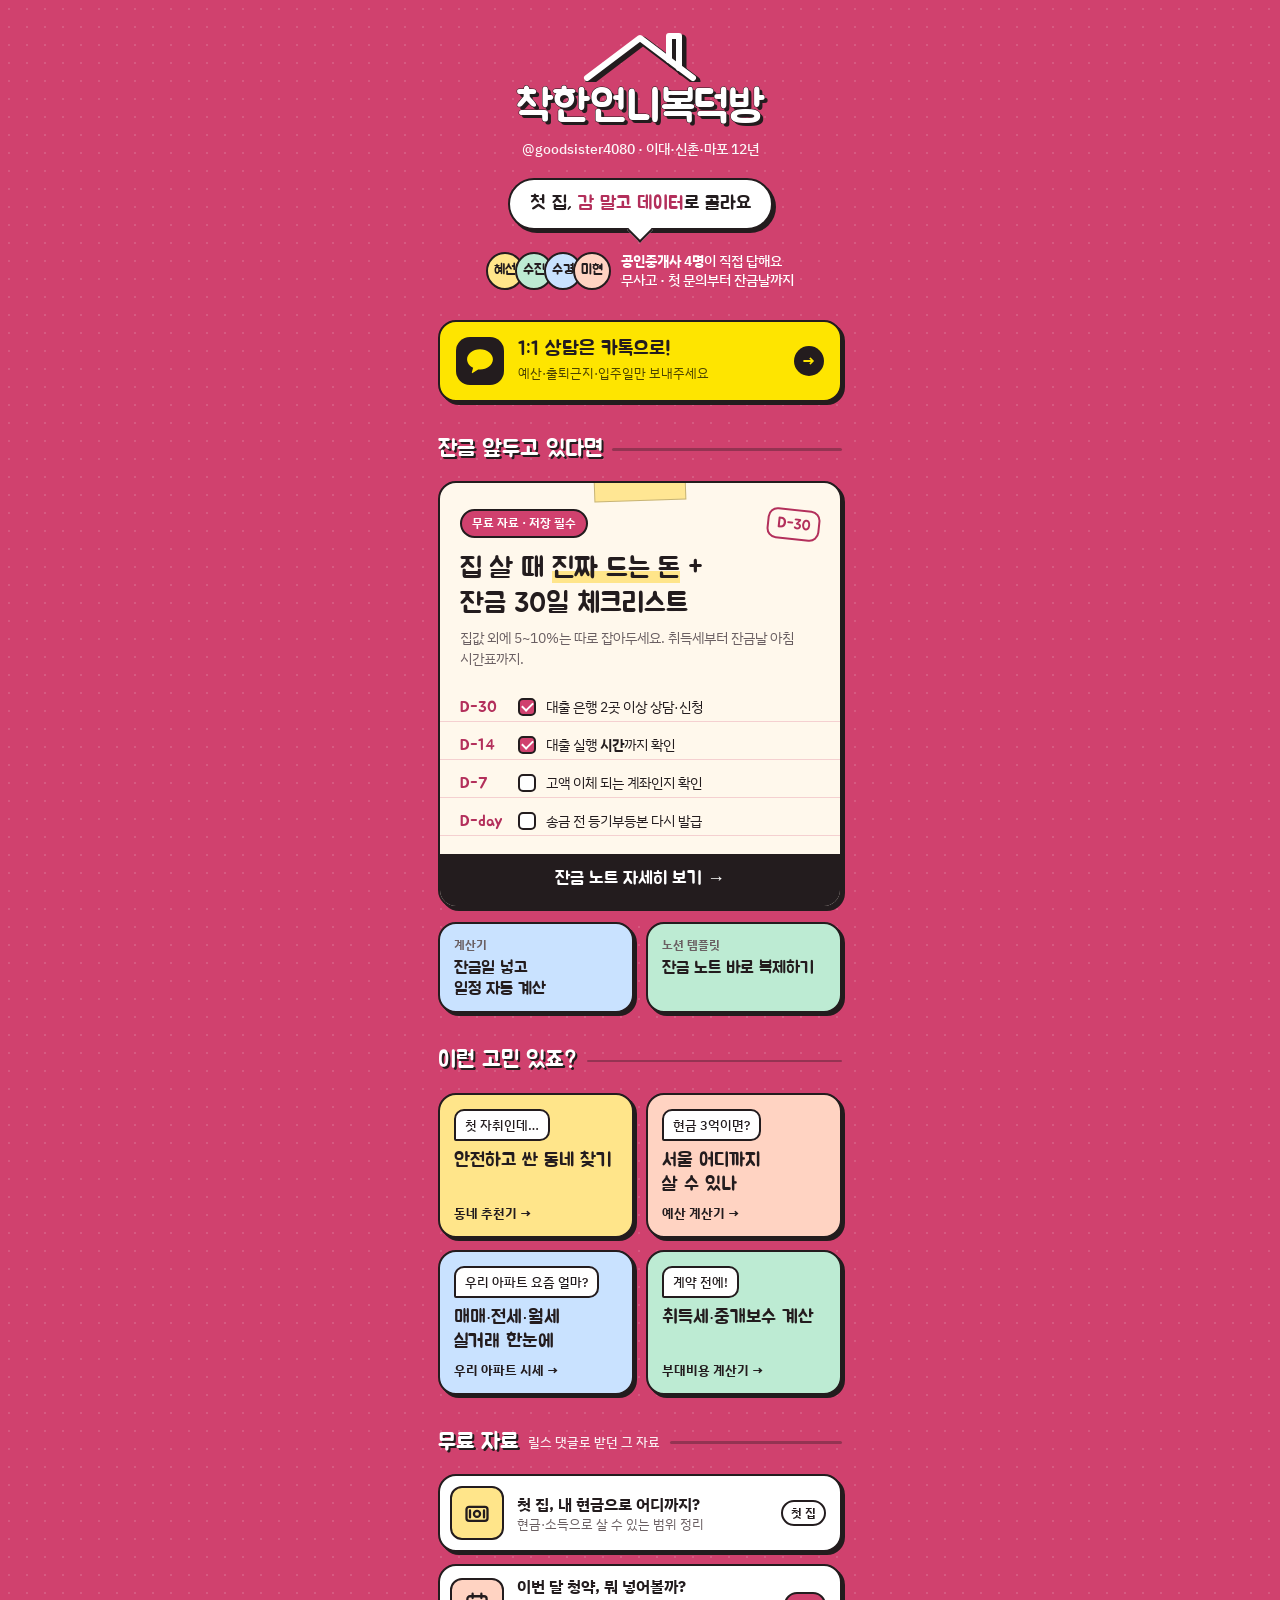
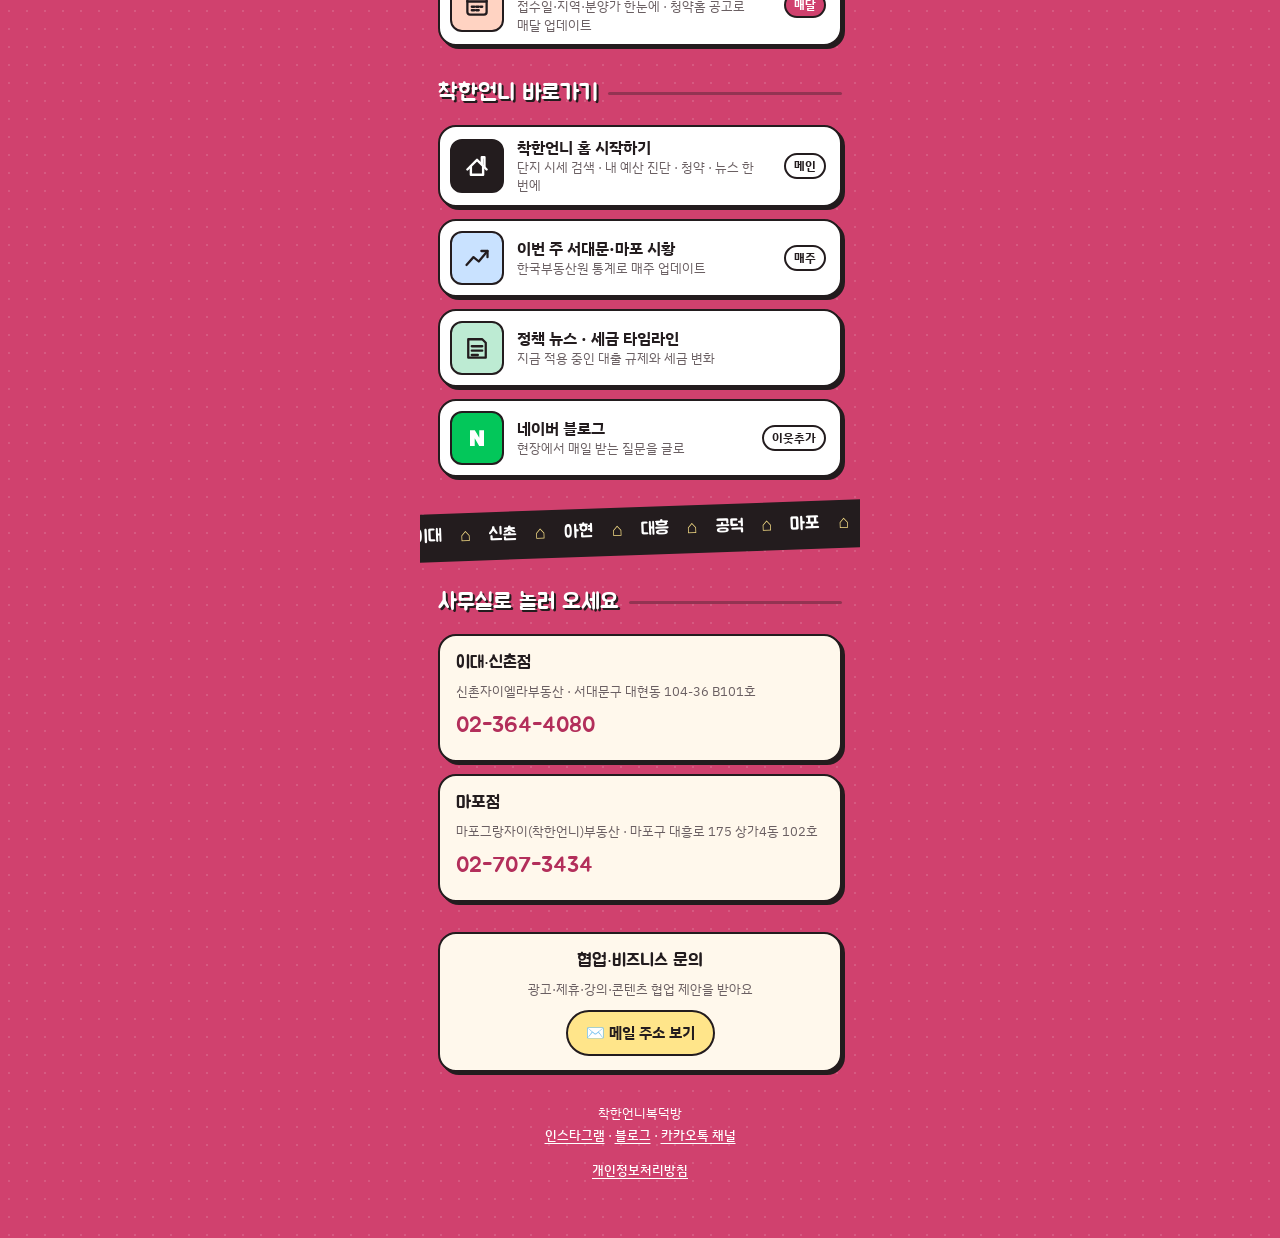
<file: links/index.html>
<!doctype html>
<html lang="ko">
<head>
<meta charset="utf-8">
<script src="../assets/host.js?v=20261110d"></script>
<meta name="viewport" content="width=device-width,initial-scale=1,viewport-fit=cover">
<link rel="icon" href="../favicon.svg">
<title>착한언니복덕방 링크</title>
<meta name="claude:viewport-fit-sides" content="cover">
<meta name="description" content="착한언니복덕방 · 카톡 상담, 잔금 D-day 체크리스트, 무료 부동산 계산기, 블로그를 한 곳에서">
<link rel="preconnect" href="https://fonts.googleapis.com">
<link rel="preconnect" href="https://fonts.gstatic.com" crossorigin>
<link rel="stylesheet" href="https://fonts.googleapis.com/css2?family=Jua&family=IBM+Plex+Sans+KR:wght@400;500;700&display=swap">
<style>
/* Layout: 복덕방 간판 같은 핑크 바탕 위에, 검은 테두리 + 진한 그림자 '스티커 카드'를 한 줄로 쌓는 링크 페이지.
   기존 배너(핑크 + 흰 글씨 + 진한 그림자)를 그대로 이어받아 한 가지 룩으로 고정. */
:root{
  --pink:#D0416E;
  --pink-deep:#B32F5B;
  --ink:#231C1E;
  --white:#FFFFFF;
  --cream:#FFF8EC;
  --butter:#FFE58A;
  --mint:#BDEBD3;
  --sky:#C9E2FF;
  --peach:#FFD3C2;
  --kakao:#FEE500;
  --sub:#6A5F62;
  --shadow:3px 3px 0 var(--ink);
  --f-display:"Jua","Apple SD Gothic Neo",sans-serif;
  --f-body:"IBM Plex Sans KR","Pretendard Variable","Apple SD Gothic Neo","Malgun Gothic",sans-serif;
  color-scheme:light;
}
*{box-sizing:border-box}
html{background:var(--pink)}
body{margin:0;background:var(--pink);color:var(--ink);font-family:var(--f-body);font-size:15px;line-height:1.55;
  word-break:keep-all;overflow-wrap:anywhere;-webkit-font-smoothing:antialiased;overflow-x:hidden;
  background-image:radial-gradient(rgba(255,255,255,.13) 1.4px,transparent 1.5px);background-size:18px 18px}
a{color:inherit;text-decoration:none}
a:focus-visible{outline:3px solid var(--white);outline-offset:3px}
.wrap{max-width:440px;margin:0 auto;padding-left:max(18px,env(safe-area-inset-left,0px));padding-right:max(18px,env(safe-area-inset-right,0px));
  padding-block:30px 44px;display:flex;flex-direction:column;gap:30px;overflow-x:clip}

.stk{background:var(--white);border:2.5px solid var(--ink);border-radius:18px;box-shadow:var(--shadow);transition:transform .12s ease,box-shadow .12s ease}
a.stk:hover{transform:translate(-2px,-2px);box-shadow:5px 5px 0 var(--ink)}
a.stk:active{transform:translate(2px,2px);box-shadow:1px 1px 0 var(--ink)}

/* 간판 */
.sign{text-align:center;color:var(--white);display:flex;flex-direction:column;align-items:center}
.roof{width:150px;height:52px;margin-bottom:2px}
.name{font-family:var(--f-display);font-weight:400;font-size:44px;line-height:1.1;margin:0;letter-spacing:-.01em;
  text-shadow:3px 3px 0 var(--ink);-webkit-text-stroke:1px var(--ink);paint-order:stroke fill}
.handle{font-size:14px;font-weight:500;margin-top:6px;opacity:.95}
.bubble{margin-top:18px;position:relative;background:var(--white);color:var(--ink);border:2.5px solid var(--ink);border-radius:999px;
  padding:9px 20px;font-family:var(--f-display);font-size:19px;box-shadow:var(--shadow)}
.bubble::after{content:"";position:absolute;left:50%;bottom:-11px;width:16px;height:16px;background:var(--white);
  border-right:2.5px solid var(--ink);border-bottom:2.5px solid var(--ink);transform:translateX(-50%) rotate(45deg)}
.bubble em{font-style:normal;color:var(--pink-deep)}
.team{margin-top:22px;display:flex;align-items:center;gap:10px}
.faces{display:flex}
.faces span{width:38px;height:38px;border-radius:50%;border:2.5px solid var(--ink);display:grid;place-items:center;
  font-family:var(--f-display);font-size:14px;margin-left:-9px;color:var(--ink)}
.faces span:first-child{margin-left:0}
.team p{margin:0;font-size:13.5px;text-align:left;line-height:1.4;font-weight:500}
.team p b{font-weight:700}

/* 섹션 제목 */
.sec{display:flex;flex-direction:column;gap:14px}
.sec h2{margin:0;color:var(--white);font-family:var(--f-display);font-weight:400;font-size:23px;text-shadow:2px 2px 0 var(--ink);
  display:flex;align-items:center;gap:10px}
.sec h2::after{content:"";flex:1;height:2.5px;background:var(--ink);opacity:.35;border-radius:2px}
.sec h2 small{font-family:var(--f-body);font-size:12.5px;text-shadow:none;font-weight:500;opacity:.9}

/* 카톡 */
.kakao{display:flex;align-items:center;gap:14px;background:var(--kakao);padding:15px 16px}
.kakao .ic{width:48px;height:48px;flex:none;border-radius:14px;background:var(--ink);display:grid;place-items:center}
.kakao strong{display:block;font-family:var(--f-display);font-weight:400;font-size:20px;line-height:1.2}
.kakao small{display:block;font-size:13px;color:#4A4200;margin-top:2px}
.kakao .arr{margin-left:auto;width:30px;height:30px;flex:none;border-radius:50%;background:var(--ink);color:var(--kakao);display:grid;place-items:center;font-weight:700}

/* 잔금 메모장 */
.pad{display:block;background:var(--cream);overflow:hidden;position:relative}
.pad::before{content:"";position:absolute;top:-6px;left:50%;width:90px;height:22px;transform:translateX(-50%) rotate(-2deg);
  background:rgba(255,229,138,.9);border:1.5px solid rgba(35,28,30,.25)}
.pad-head{padding:26px 20px 0;display:flex;justify-content:space-between;align-items:flex-start;gap:10px}
.chip{font-size:12px;font-weight:700;background:var(--pink);color:var(--white);border:2px solid var(--ink);border-radius:999px;padding:3px 10px;white-space:nowrap}
.stamp{font-family:var(--f-display);font-size:15px;color:var(--pink-deep);border:2.5px solid var(--pink-deep);border-radius:10px;padding:2px 8px;transform:rotate(6deg)}
.pad h3{font-family:var(--f-display);font-weight:400;font-size:28px;line-height:1.22;margin:12px 20px 6px;text-wrap:balance}
.pad h3 mark{background:linear-gradient(transparent 58%,var(--butter) 58%);color:inherit}
.pad p{margin:0 20px;font-size:14px;color:var(--sub)}
.lines{margin:14px 0 0;padding:4px 20px 6px;
  background-image:repeating-linear-gradient(transparent 0 37px,rgba(208,65,110,.22) 37px 38px)}
.lines div{display:grid;grid-template-columns:50px 20px 1fr;align-items:center;gap:8px;height:38px;font-size:14px}
.lines .d{font-family:var(--f-display);color:var(--pink-deep);font-size:16px}
.ck{width:18px;height:18px;border:2px solid var(--ink);border-radius:5px;background:var(--white);position:relative}
.ck.on{background:var(--pink)}
.ck.on::after{content:"";position:absolute;left:4px;top:0;width:5px;height:9px;border:solid var(--white);border-width:0 2.5px 2.5px 0;transform:rotate(45deg)}
.pad .more{display:block;text-align:center;font-family:var(--f-display);font-size:18px;background:var(--ink);color:var(--white);padding:12px;margin-top:8px}
.duo{display:grid;grid-template-columns:1fr 1fr;gap:12px}
.duo a{padding:12px 14px;display:flex;flex-direction:column;gap:2px}
.duo a:nth-child(1){background:var(--sky)}
.duo a:nth-child(2){background:var(--mint)}
.duo .k{font-size:12px;font-weight:700;color:var(--sub)}
.duo b{font-family:var(--f-display);font-weight:400;font-size:17px;line-height:1.25}

/* 고민 타일 */
.tiles{display:grid;grid-template-columns:1fr 1fr;gap:12px}
.tile{padding:14px 14px 12px;display:flex;flex-direction:column;gap:8px;min-width:0}
.tile:nth-child(1){background:var(--butter)}
.tile:nth-child(2){background:var(--peach)}
.tile:nth-child(3){background:var(--sky)}
.tile:nth-child(4){background:var(--mint)}
.tile .q{font-size:13px;font-weight:500;background:var(--white);border:2px solid var(--ink);border-radius:10px 10px 10px 2px;padding:4px 9px;align-self:flex-start}
.tile .a{font-family:var(--f-display);font-size:19px;line-height:1.25}
.tile .go{font-size:12.5px;font-weight:700;margin-top:auto}

/* 목록 */
.list{display:flex;flex-direction:column;gap:12px}
.row{display:grid;grid-template-columns:54px 1fr auto;gap:13px;align-items:center;padding:10px 14px 10px 10px}
.th{width:54px;height:54px;border-radius:12px;border:2px solid var(--ink);display:grid;place-items:center;background:var(--peach)}
.th svg{width:28px;height:28px}
.th.b{background:var(--butter)}.th.s{background:var(--sky)}.th.m{background:var(--mint)}.th.k{background:var(--ink);color:var(--white)}.th.n{background:#03C75A;color:var(--white)}
.row .t{min-width:0}
.row strong{display:block;font-size:15.5px;line-height:1.35}
.row small{display:block;font-size:13px;color:var(--sub);line-height:1.4}
.pill{font-size:11.5px;font-weight:700;border:2px solid var(--ink);border-radius:999px;padding:2px 8px;white-space:nowrap;background:var(--white)}
.pill.hot{background:var(--pink);color:var(--white)}

/* 동네 리본 */
.ribbon{margin-inline:-24px;background:var(--ink);color:var(--white);transform:rotate(-2deg);overflow:hidden;padding-block:10px}
.ribbon .track{display:flex;gap:18px;width:max-content;font-family:var(--f-display);font-size:18px;animation:roll 28s linear infinite}
.ribbon .track span::after{content:"⌂";margin-left:18px;color:var(--butter)}
@keyframes roll{to{transform:translateX(-50%)}}

/* 사무실 */
.office{padding:14px 16px;display:grid;gap:3px;background:var(--cream)}
.office .lbl{font-family:var(--f-display);font-size:18px}
.office .addr{font-size:13px;color:var(--sub)}
.office .tel{text-decoration:none;display:inline-block;padding:4px 0;font-family:var(--f-display);font-size:22px;color:var(--pink-deep);font-variant-numeric:tabular-nums;user-select:all}
.office.biz{text-align:center;justify-items:center}
.mailbtn{margin-top:8px;font:inherit;font-weight:700;font-size:15px;color:var(--ink);border:2px solid var(--ink);border-radius:999px;background:var(--butter);padding:9px 18px;min-height:44px;cursor:pointer}
.office .tel.mail{font-size:18px;margin-top:6px;word-break:break-all}
footer{text-align:center;color:var(--white);font-size:12.5px;line-height:1.8}
footer a{text-decoration:underline;text-underline-offset:3px;font-weight:500}
@media (prefers-reduced-motion:reduce){*{transition:none!important;animation:none!important}}
</style>

</head>
<body>
<main class="wrap">

  <header class="sign">
    <svg class="roof" viewBox="0 0 150 52" aria-hidden="true"><g fill="none" stroke-linecap="round" stroke-linejoin="round">
      <g stroke="#231C1E" stroke-width="9" transform="translate(3 3)"><path d="M22 48 L75 8 L128 48"/><path d="M104 30 V6 H114 V38"/></g>
      <g stroke="#FFFFFF" stroke-width="6"><path d="M22 48 L75 8 L128 48"/><path d="M104 30 V6 H114 V38"/></g></g></svg>
    <h1 class="name">착한언니복덕방</h1>
    <div class="handle">@goodsister4080 · 이대·신촌·마포 12년</div>
    <div class="bubble">첫 집, <em>감 말고 데이터</em>로 골라요</div>
    <div class="team">
      <div class="faces" aria-hidden="true">
        <span style="background:var(--butter)">혜선</span><span style="background:var(--mint)">수진</span><span style="background:var(--sky)">수경</span><span style="background:var(--peach)">미현</span>
      </div>
      <p><b>공인중개사 4명</b>이 직접 답해요<br>무사고 · 첫 문의부터 잔금날까지</p>
    </div>
  </header>

  <a class="stk kakao" href="https://pf.kakao.com/_xcxoBxnX" target="_blank" rel="noopener">
    <span class="ic" aria-hidden="true"><svg width="28" height="26" viewBox="0 0 26 24"><path fill="#FEE500" d="M13 1C6.4 1 1 5.2 1 10.4c0 3.3 2.2 6.2 5.6 7.9l-1.2 4.4c-.1.4.3.7.7.5l5.2-3.4c.6.1 1.1.1 1.7.1 6.6 0 12-4.2 12-9.5S19.6 1 13 1z"/></svg></span>
    <span><strong>1:1 상담은 카톡으로!</strong><small>예산·출퇴근지·입주일만 보내주세요</small></span>
    <span class="arr" aria-hidden="true">→</span>
  </a>

  <section class="sec" aria-labelledby="h-jg">
    <h2 id="h-jg">잔금 앞두고 있다면</h2>
    <a class="stk pad" href="https://unnizip.kr/guide/jangeum/" target="_blank" rel="noopener">
      <div class="pad-head"><span class="chip">무료 자료 · 저장 필수</span><span class="stamp" aria-hidden="true">D-30</span></div>
      <h3>집 살 때 <mark>진짜 드는 돈</mark> + 잔금 30일 체크리스트</h3>
      <p>집값 외에 5~10%는 따로 잡아두세요. 취득세부터 잔금날 아침 시간표까지.</p>
      <div class="lines" aria-hidden="true">
        <div><span class="d">D-30</span><span class="ck on"></span><span>대출 은행 2곳 이상 상담·신청</span></div>
        <div><span class="d">D-14</span><span class="ck on"></span><span>대출 실행 <b>시간</b>까지 확인</span></div>
        <div><span class="d">D-7</span><span class="ck"></span><span>고액 이체 되는 계좌인지 확인</span></div>
        <div><span class="d">D-day</span><span class="ck"></span><span>송금 전 등기부등본 다시 발급</span></div>
      </div>
      <span class="more">잔금 노트 자세히 보기 →</span>
    </a>
    <div class="duo">
      <a class="stk" href="https://unnizip.kr/tools/jangeum/" target="_blank" rel="noopener"><span class="k">계산기</span><b>잔금일 넣고<br>일정 자동 계산</b></a>
      <a class="stk" href="https://app.notion.com/p/414f7921674681d7bbe5f4e36f7f79dd" target="_blank" rel="noopener"><span class="k">노션 템플릿</span><b>잔금 노트 바로 복제하기</b></a>
    </div>
  </section>

  <section class="sec" aria-labelledby="h-q">
    <h2 id="h-q">이런 고민 있죠?</h2>
    <div class="tiles">
      <a class="stk tile" href="https://unnizip.kr/tools/#rent" target="_blank" rel="noopener"><span class="q">첫 자취인데…</span><span class="a">안전하고 싼 동네 찾기</span><span class="go">동네 추천기 →</span></a>
      <a class="stk tile" href="https://unnizip.kr/tools/#budget" target="_blank" rel="noopener"><span class="q">현금 3억이면?</span><span class="a">서울 어디까지<br>살 수 있나</span><span class="go">예산 계산기 →</span></a>
      <a class="stk tile" href="https://unnizip.kr/apt/"><span class="q">우리 아파트 요즘 얼마?</span><span class="a">매매·전세·월세<br>실거래 한눈에</span><span class="go">우리 아파트 시세 →</span></a>
      <a class="stk tile" href="https://unnizip.kr/tools/#cost" target="_blank" rel="noopener"><span class="q">계약 전에!</span><span class="a">취득세·중개보수 계산</span><span class="go">부대비용 계산기 →</span></a>
    </div>
  </section>

  <section class="sec" aria-labelledby="h-free">
    <h2 id="h-free">무료 자료 <small>릴스 댓글로 받던 그 자료</small></h2>
    <div class="list">
      <a class="stk row" href="https://app.notion.com/p/400f7921674681089bb8c81fc301e654" target="_blank" rel="noopener">
        <span class="th b" aria-hidden="true"><svg viewBox="0 0 32 32" fill="none" stroke="#231C1E" stroke-width="2.6" stroke-linecap="round" stroke-linejoin="round"><rect x="4" y="9" width="24" height="16" rx="3"/><circle cx="16" cy="17" r="3.5"/><path d="M8 13 V21 M24 13 V21"/></svg></span>
        <span class="t"><strong>첫 집, 내 현금으로 어디까지?</strong><small>현금·소득으로 살 수 있는 범위 정리</small></span>
        <span class="pill">첫 집</span>
      </a>
      <a class="stk row" href="https://unnizip.kr/app/#apply">
        <span class="th" aria-hidden="true"><svg viewBox="0 0 32 32" fill="none" stroke="#231C1E" stroke-width="2.6" stroke-linecap="round" stroke-linejoin="round"><rect x="5" y="6" width="22" height="21" rx="3"/><path d="M5 12 H27 M11 3 V8 M21 3 V8 M10 18 H13 M15 18 H18 M20 18 H22 M10 22 H13 M15 22 H18"/></svg></span>
        <span class="t"><strong>이번 달 청약, 뭐 넣어볼까?</strong><small>접수일·지역·분양가 한눈에 · 청약홈 공고로 매달 업데이트</small></span>
        <span class="pill hot">매달</span>
      </a>
    </div>
  </section>

  <section class="sec" aria-labelledby="h-links">
    <h2 id="h-links">착한언니 바로가기</h2>
    <div class="list">
      <a class="stk row" href="https://unnizip.kr/app/">
        <span class="th k" aria-hidden="true"><svg viewBox="0 0 64 64"><g fill="none" stroke="currentColor" stroke-width="5.5" stroke-linecap="round" stroke-linejoin="round"><path d="M10 40 L32 18 L54 40"/><path d="M43 27 V12 H49 V33"/><path d="M18 33 V52 H46 V33"/></g></svg></span>
        <span class="t"><strong>착한언니 홈 시작하기</strong><small>단지 시세 검색 · 내 예산 진단 · 청약 · 뉴스 한 번에</small></span>
        <span class="pill">메인</span>
      </a>
      <a class="stk row" href="https://unnizip.kr/tools/#market" target="_blank" rel="noopener">
        <span class="th s" aria-hidden="true"><svg viewBox="0 0 32 32" fill="none" stroke="#231C1E" stroke-width="2.6" stroke-linecap="round" stroke-linejoin="round"><path d="M4 24 L12 15 L18 20 L28 8"/><path d="M21 8 H28 V15"/></svg></span>
        <span class="t"><strong>이번 주 서대문·마포 시황</strong><small>한국부동산원 통계로 매주 업데이트</small></span>
        <span class="pill">매주</span>
      </a>
      <a class="stk row" href="https://unnizip.kr/app/#news" target="_blank" rel="noopener">
        <span class="th m" aria-hidden="true"><svg viewBox="0 0 32 32" fill="none" stroke="#231C1E" stroke-width="2.6" stroke-linecap="round" stroke-linejoin="round"><path d="M6 6 H22 L26 10 V27 H6 Z"/><path d="M10 14 H22 M10 19 H22 M10 24 H17"/></svg></span>
        <span class="t"><strong>정책 뉴스 · 세금 타임라인</strong><small>지금 적용 중인 대출 규제와 세금 변화</small></span>
        <span></span>
      </a>
      <a class="stk row" href="https://blog.naver.com/ellarang" target="_blank" rel="noopener">
        <span class="th n" aria-hidden="true"><svg viewBox="0 0 32 32"><path fill="currentColor" d="M8 7 H13.5 L18.6 15.6 V7 H24 V25 H18.5 L13.4 16.4 V25 H8 Z"/></svg></span>
        <span class="t"><strong>네이버 블로그</strong><small>현장에서 매일 받는 질문을 글로</small></span>
        <span class="pill">이웃추가</span>
      </a>
    </div>
  </section>

  <div class="ribbon" aria-label="중개 지역: 이대, 신촌, 아현, 대흥, 공덕, 마포, 합정, 망원, 연희, 북아현">
    <div class="track" aria-hidden="true">
      <span>이대</span><span>신촌</span><span>아현</span><span>대흥</span><span>공덕</span><span>마포</span><span>합정</span><span>망원</span><span>연희</span><span>북아현</span>
      <span>이대</span><span>신촌</span><span>아현</span><span>대흥</span><span>공덕</span><span>마포</span><span>합정</span><span>망원</span><span>연희</span><span>북아현</span>
    </div>
  </div>

  <section class="sec" aria-labelledby="h-office">
    <h2 id="h-office">사무실로 놀러 오세요</h2>
    <div class="list">
      <div class="stk office"><span class="lbl">이대·신촌점</span><span class="addr">신촌자이엘라부동산 · 서대문구 대현동 104-36 B101호</span><a class="tel" href="tel:023644080">02-364-4080</a></div>
      <div class="stk office"><span class="lbl">마포점</span><span class="addr">마포그랑자이(착한언니)부동산 · 마포구 대흥로 175 상가4동 102호</span><a class="tel" href="tel:027073434">02-707-3434</a></div>
    </div>
  </section>

  <section class="sec" aria-labelledby="h-biz">
    <div class="stk office biz">
      <span class="lbl" id="h-biz">협업·비즈니스 문의</span>
      <span class="addr">광고·제휴·강의·콘텐츠 협업 제안을 받아요</span>
      <button type="button" class="mailbtn" data-mail="dbsaus|naver|com">✉️ 메일 주소 보기</button>
    </div>
  </section>

  <footer>
    착한언니복덕방<br>
    <a href="https://www.instagram.com/goodsister4080/" target="_blank" rel="noopener">인스타그램</a> ·
    <a href="https://blog.naver.com/ellarang" target="_blank" rel="noopener">블로그</a> ·
    <a href="https://pf.kakao.com/_xcxoBxnX" target="_blank" rel="noopener">카카오톡 채널</a>
    <p><a href="../privacy/">개인정보처리방침</a></p>
  </footer>
</main>
<script src="../assets/mail.js?v=20261113"></script>
</body>
</html>
</file>
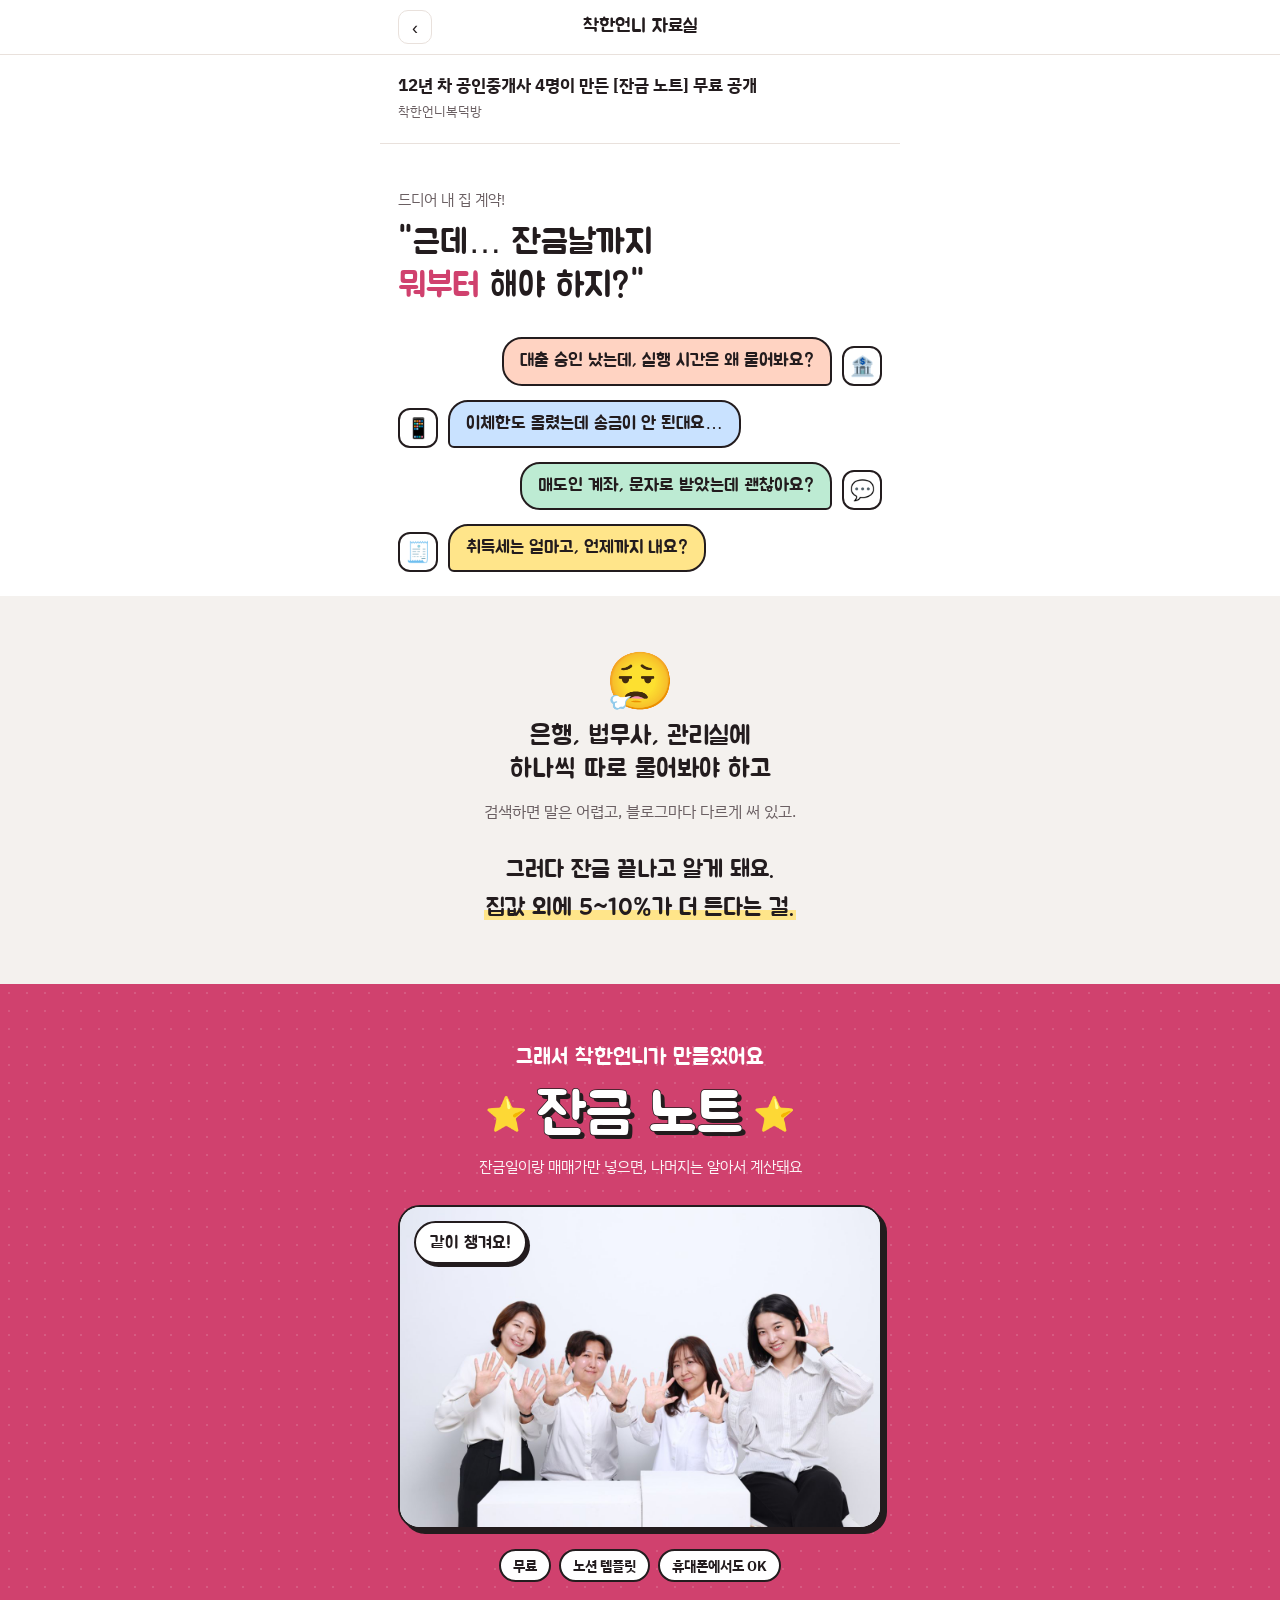
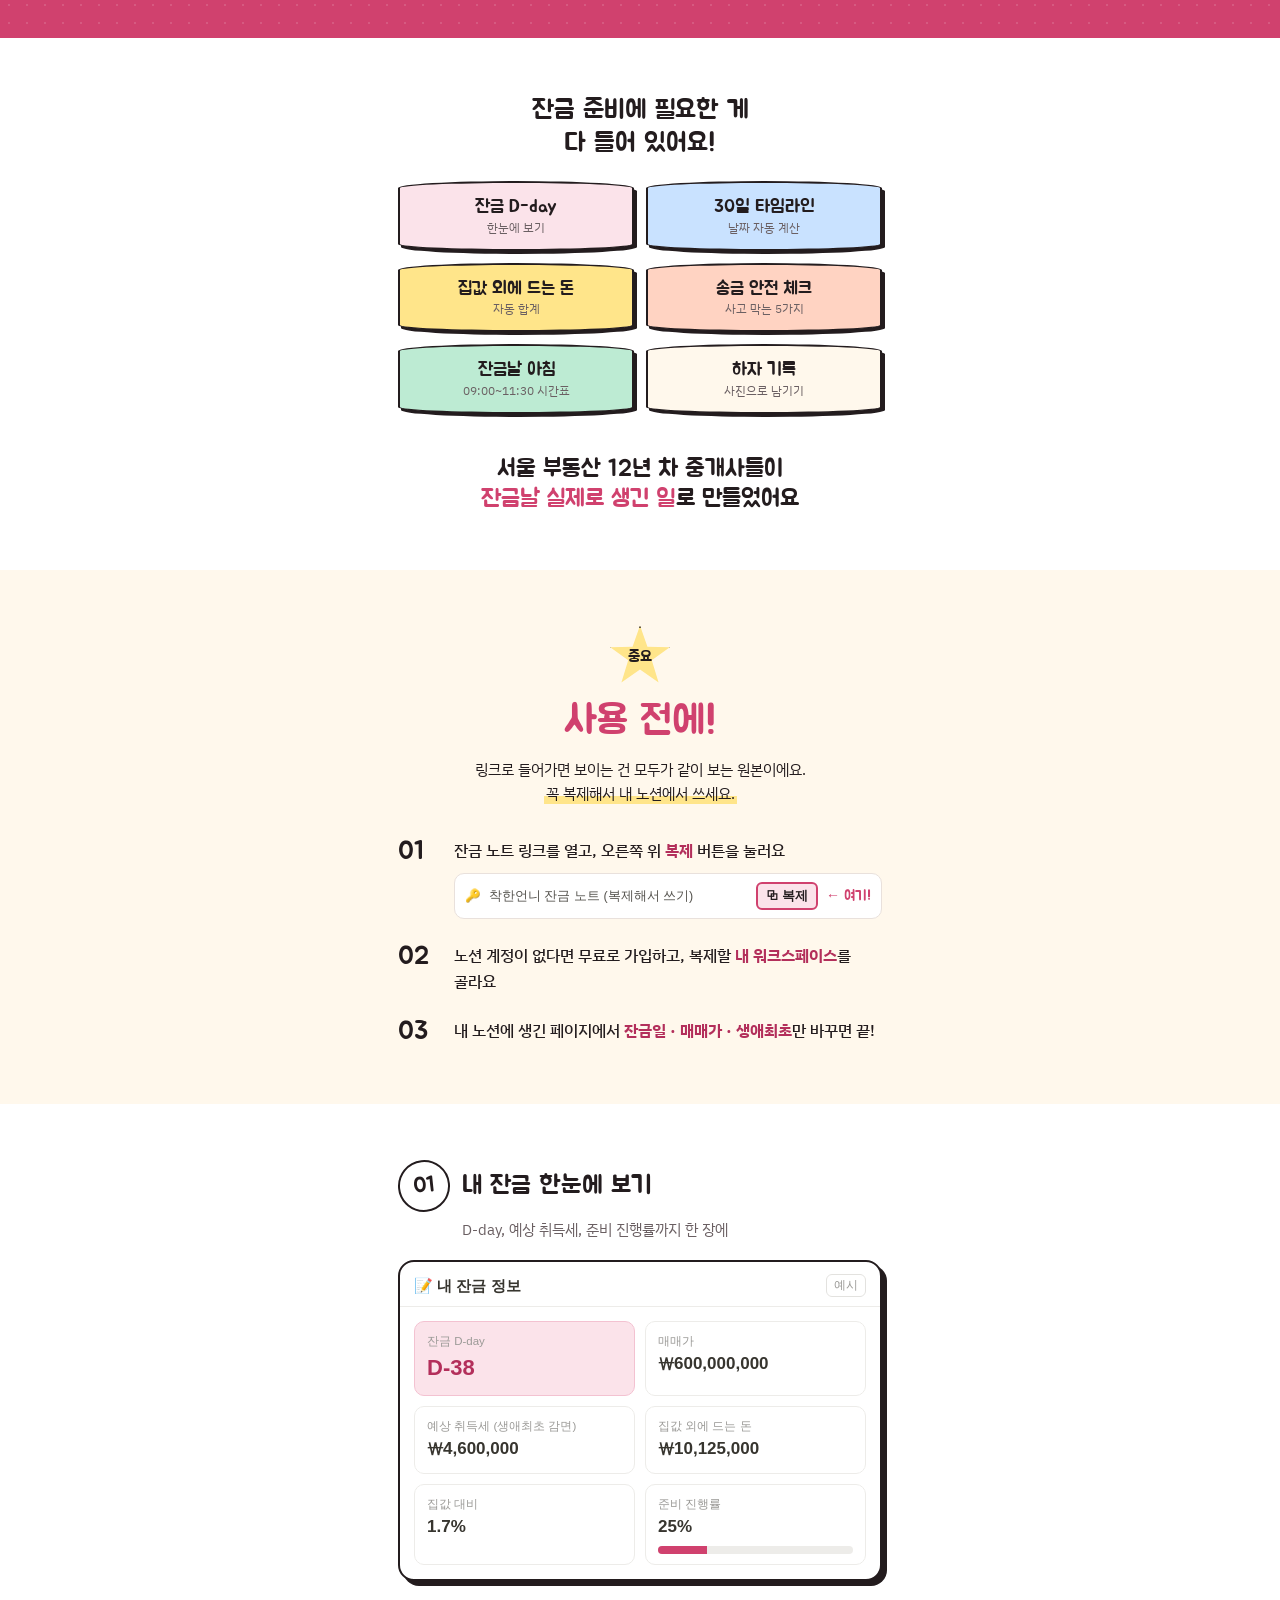
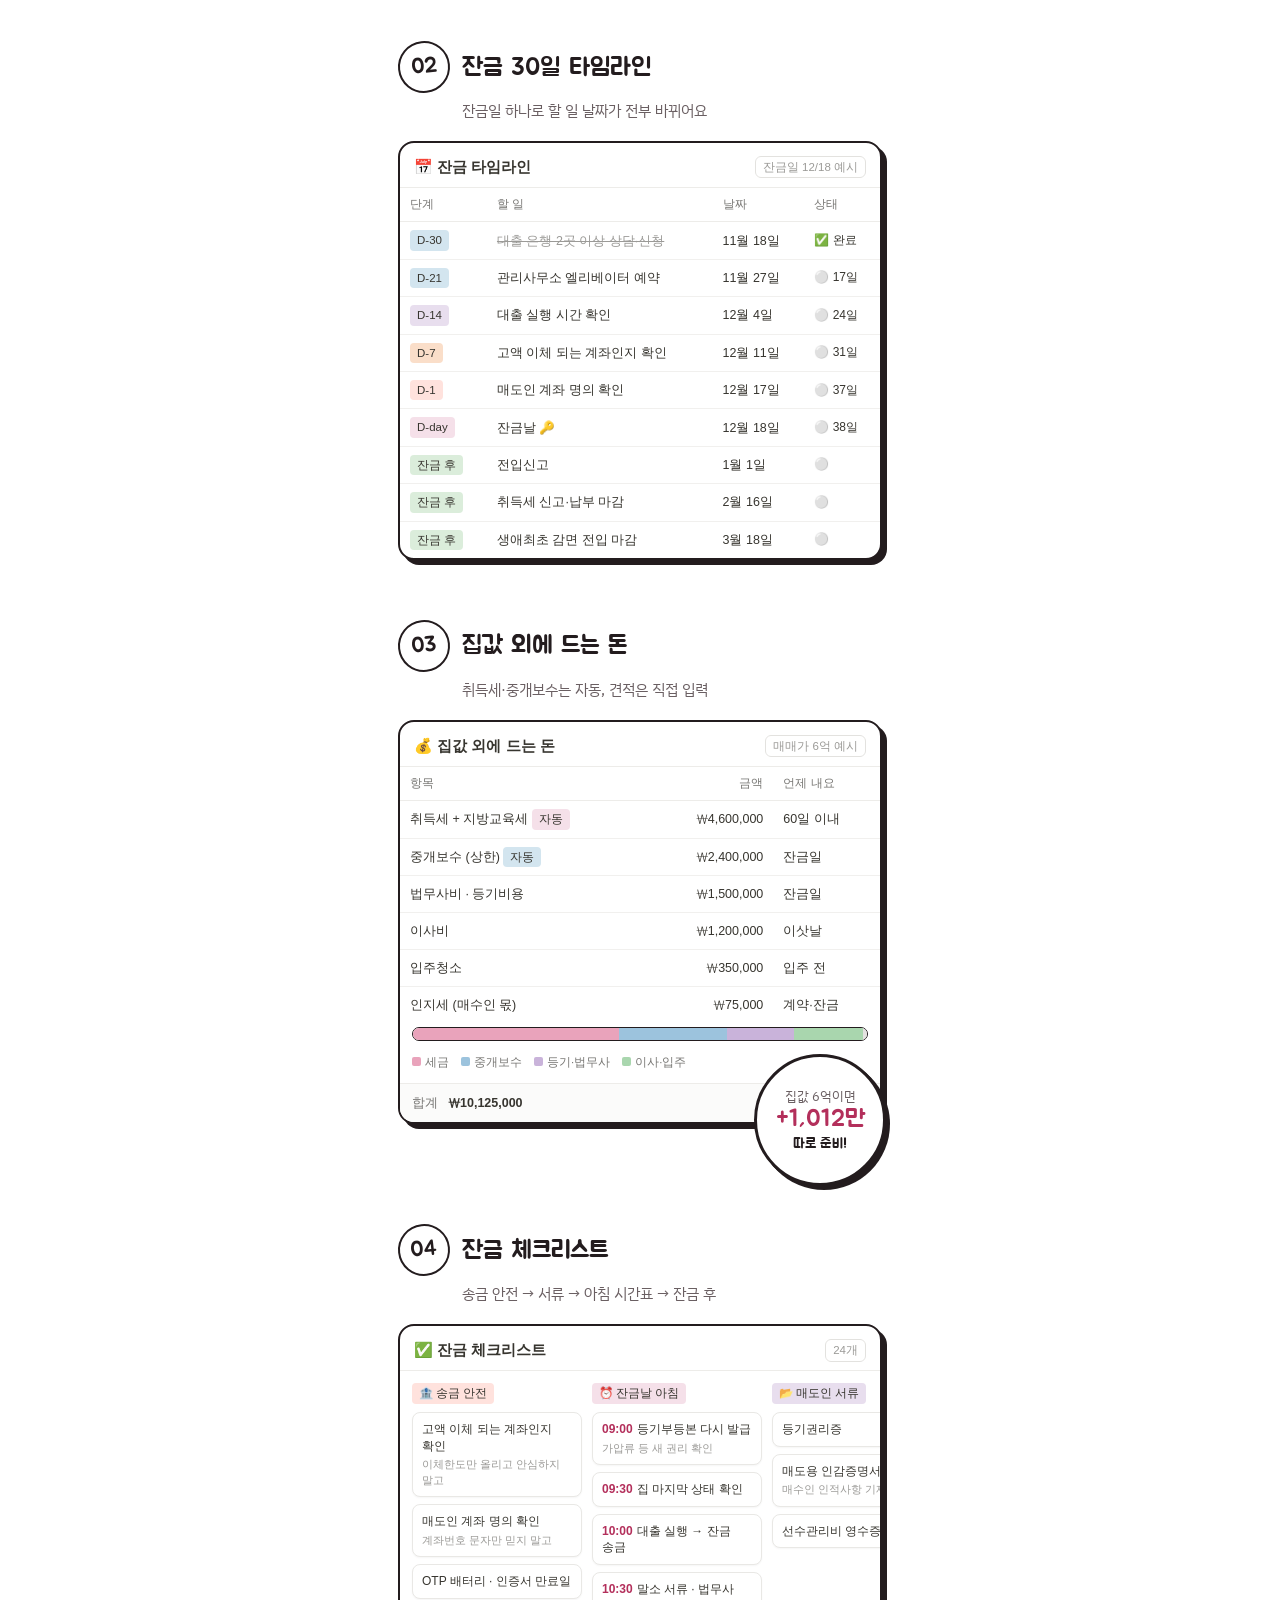
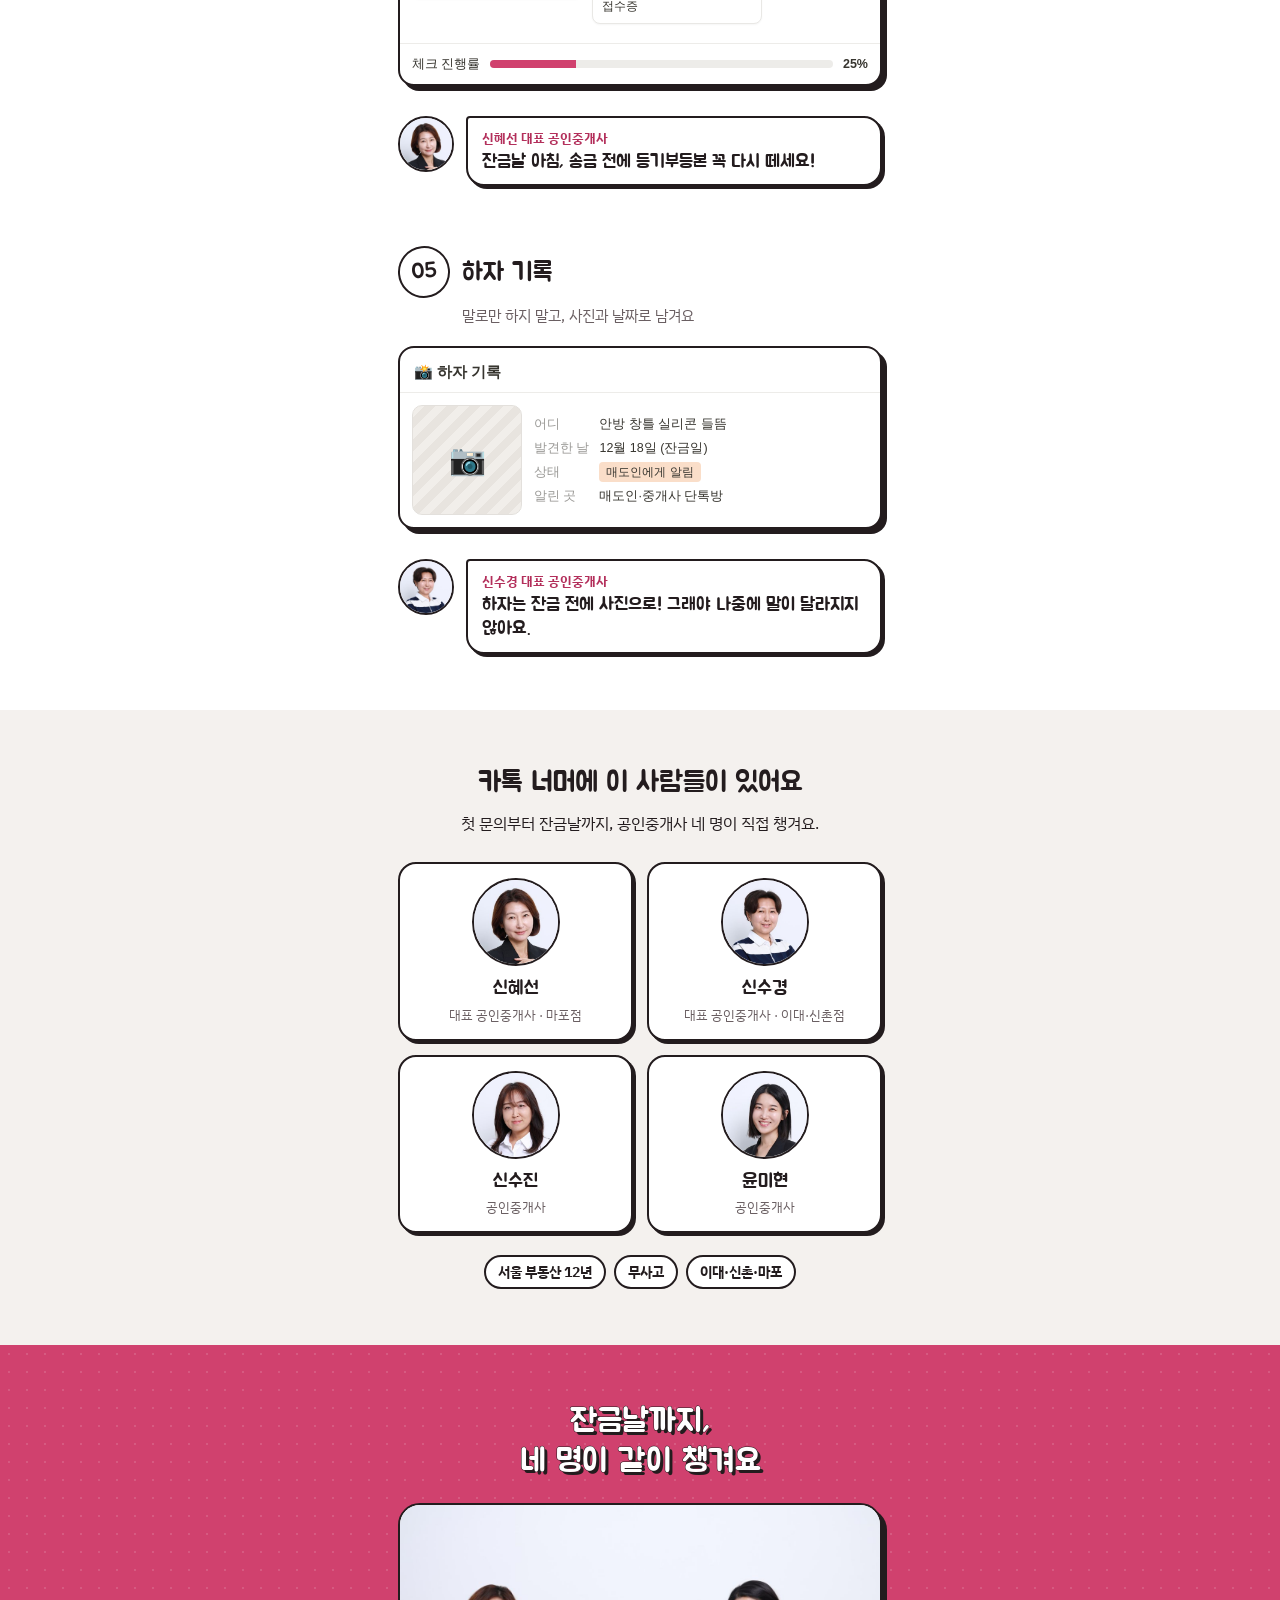
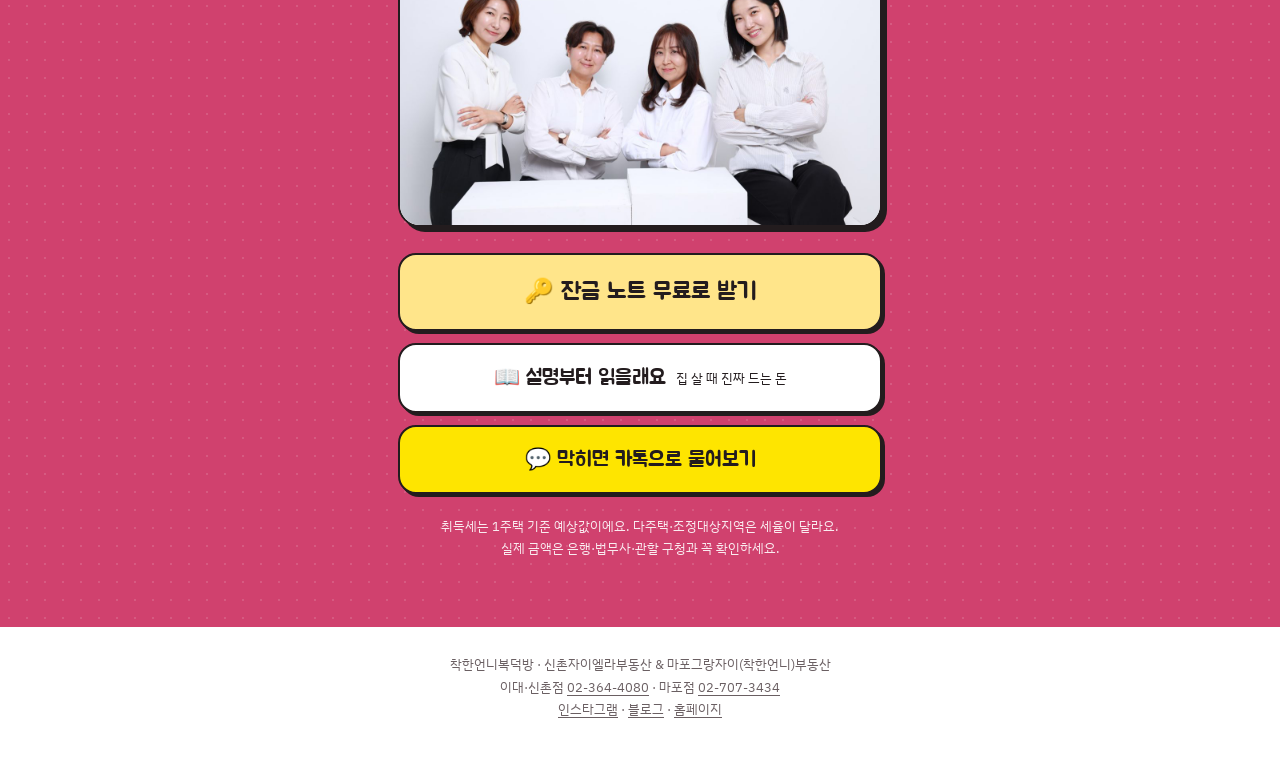
<file: guide/jangeum/index.html>
<!doctype html>
<html lang="ko">
<head>
<meta charset="utf-8">
<script src="../../assets/host.js?v=20261110d"></script>
<meta name="viewport" content="width=device-width,initial-scale=1,viewport-fit=cover">
<link rel="icon" href="../../favicon.svg">
<title>착한언니 잔금 노트</title>
<meta name="claude:viewport-fit-sides" content="cover">
<meta name="description" content="12년 차 공인중개사 4명이 만든 잔금 노트. 잔금일과 매매가만 넣으면 30일 일정, 취득세, 집값 외에 드는 돈이 자동으로 계산돼요.">
<link rel="preconnect" href="https://fonts.googleapis.com">
<link rel="preconnect" href="https://fonts.gstatic.com" crossorigin>
<link rel="stylesheet" href="https://fonts.googleapis.com/css2?family=Jua&family=IBM+Plex+Sans+KR:wght@400;500;700&display=swap">
<style>
/* Layout: 한 줄로 읽어 내려가는 상세페이지(공감 → 문제 → 공개 → 사용법 → 기능 01~05 → 만든 사람 → 받기).
   링크 페이지와 같은 핑크 + 검은 테두리 스티커 룩. 흰 구간과 핑크 구간을 번갈아 써서 장면을 나눔. */
:root{
  --pink:#D0416E; --pink-deep:#B32F5B; --pink-soft:#FBE3EA;
  --ink:#231C1E; --sub:#6A5F62; --line:#E9E1DC;
  --white:#FFFFFF; --cream:#FFF8EC; --gray:#F4F1EE;
  --butter:#FFE58A; --mint:#BDEBD3; --sky:#C9E2FF; --peach:#FFD3C2; --kakao:#FEE500;
  --shadow:3px 3px 0 var(--ink);
  --f-display:"Jua","Apple SD Gothic Neo",sans-serif;
  --f-body:"IBM Plex Sans KR","Pretendard Variable","Apple SD Gothic Neo","Malgun Gothic",sans-serif;
  --f-ui:-apple-system,BlinkMacSystemFont,"Apple SD Gothic Neo","Malgun Gothic",sans-serif;
  color-scheme:light;
}
*{box-sizing:border-box}
html{background:var(--white)}
body{margin:0;background:var(--white);color:var(--ink);font-family:var(--f-body);font-size:16px;line-height:1.6;
  word-break:keep-all;overflow-wrap:anywhere;-webkit-font-smoothing:antialiased;overflow-x:hidden}
a{color:inherit;text-decoration:none}
a:focus-visible{outline:3px solid var(--pink);outline-offset:3px}
img{display:block;max-width:100%}
.in{max-width:520px;margin:0 auto;padding-left:max(18px,env(safe-area-inset-left,0px));padding-right:max(18px,env(safe-area-inset-right,0px))}
.band{padding-block:56px}
.band.pink{background:var(--pink);color:var(--white);background-image:radial-gradient(rgba(255,255,255,.13) 1.4px,transparent 1.5px);background-size:18px 18px}
.band.gray{background:var(--gray)}
.band.cream{background:var(--cream)}
.center{text-align:center}
.disp{font-family:var(--f-display);font-weight:400;line-height:1.25;margin:0;text-wrap:balance}
.stk{border:2.5px solid var(--ink);border-radius:18px;box-shadow:var(--shadow);background:var(--white)}
mark{background:linear-gradient(transparent 60%,var(--butter) 60%);color:inherit;padding:0 2px}
.pink mark{background:linear-gradient(transparent 60%,rgba(35,28,30,.35) 60%)}

/* 상단 바 */
.top{position:sticky;top:env(safe-area-inset-top,0px);z-index:5;background:var(--white);border-bottom:1px solid var(--line)}
body::before{content:"";position:fixed;inset:0 0 auto;height:env(safe-area-inset-top,0px);z-index:10;background:var(--white)}
.top .in{display:flex;align-items:center;gap:10px;height:54px}
.top a.back{width:34px;height:34px;border:1.5px solid var(--line);border-radius:10px;display:grid;place-items:center;font-size:18px}
.top b{font-family:var(--f-display);font-weight:400;font-size:19px;flex:1;text-align:center;margin-right:44px}
.post-title{padding-block:18px 20px;border-bottom:1px solid var(--line)}
.post-title h1{font-size:17px;font-weight:700;margin:0;line-height:1.45}
.post-title small{color:var(--sub);font-size:13px}

/* 1. 공감 */
.hero{padding-block:44px 24px}
.hero .lead{font-size:15px;color:var(--sub);margin:0 0 10px}
.hero h2{font-size:34px}
.hero h2 em{font-style:normal;color:var(--pink)}
.chat{display:flex;flex-direction:column;gap:14px;margin-top:30px}
.q{display:flex;align-items:flex-end;gap:10px;max-width:92%}
.q.r{align-self:flex-end;flex-direction:row-reverse}
.q .who{width:40px;height:40px;flex:none;border-radius:12px;border:2.5px solid var(--ink);display:grid;place-items:center;font-size:20px;background:var(--white)}
.q p{margin:0;background:var(--sky);border:2.5px solid var(--ink);border-radius:20px 20px 20px 6px;padding:10px 16px;font-family:var(--f-display);font-size:18px;line-height:1.35}
.q.r p{border-radius:20px 20px 6px 20px;background:var(--peach)}
.q:nth-child(3) p{background:var(--mint)}
.q:nth-child(4) p{background:var(--butter)}

/* 2. 문제 */
.sigh{font-size:56px;line-height:1;margin-bottom:12px}
.problem h3{font-size:26px}
.problem p{margin:14px 0 0;font-size:16px;color:var(--sub)}
.problem .big{margin-top:26px;font-family:var(--f-display);font-size:24px;color:var(--ink)}

/* 3. 공개 */
.reveal .pre{font-family:var(--f-display);font-size:22px;margin:0}
.reveal .name{font-family:var(--f-display);font-size:58px;line-height:1.1;margin:10px 0 4px;color:var(--white);text-shadow:4px 4px 0 var(--ink);-webkit-text-stroke:1.5px var(--ink);paint-order:stroke fill;display:flex;justify-content:center;align-items:center;gap:10px}
.reveal .name i{font-style:normal;font-size:34px;-webkit-text-stroke:0;text-shadow:none}
.reveal .sub{font-size:15px;opacity:.95;margin:6px 0 0}
.photo{margin-top:26px;position:relative;border:2.5px solid var(--ink);border-radius:22px;overflow:hidden;box-shadow:5px 5px 0 var(--ink);background:var(--white)}
.photo img{width:100%;height:auto;aspect-ratio:3/2;object-fit:cover}
.photo .say{position:absolute;left:14px;top:14px;background:var(--white);color:var(--ink);border:2.5px solid var(--ink);border-radius:999px;padding:6px 14px;font-family:var(--f-display);font-size:17px;box-shadow:var(--shadow)}
.free{margin-top:20px;display:inline-flex;gap:8px;flex-wrap:wrap;justify-content:center}
.free span{background:var(--white);color:var(--ink);border:2px solid var(--ink);border-radius:999px;padding:4px 12px;font-size:13.5px;font-weight:700}

/* 4. 기능 버튼 */
.feat h3{font-size:26px;margin-bottom:22px}
.chips{display:grid;grid-template-columns:1fr 1fr;gap:12px}
.chips a{display:flex;flex-direction:column;align-items:center;justify-content:center;gap:2px;padding:14px 8px;border:2.5px solid var(--ink);border-radius:999px 999px 999px 999px / 60px 60px 60px 60px;background:var(--white);box-shadow:var(--shadow);font-family:var(--f-display);font-size:18px;line-height:1.2;text-align:center;transition:transform .12s}
.chips a:hover{transform:translate(-2px,-2px)}
.chips a small{font-family:var(--f-body);font-size:11.5px;color:var(--sub)}
.chips a:nth-child(1){background:var(--pink-soft)}.chips a:nth-child(2){background:var(--sky)}.chips a:nth-child(3){background:var(--butter)}
.chips a:nth-child(4){background:var(--peach)}.chips a:nth-child(5){background:var(--mint)}.chips a:nth-child(6){background:var(--cream)}
.made{margin-top:40px}
.made .disp{font-size:24px}
.made .disp b{color:var(--pink);font-weight:400}

/* 5. 사용 전에 */
.star{display:inline-grid;place-items:center;width:62px;height:62px;background:var(--butter);border:2.5px solid var(--ink);font-family:var(--f-display);font-size:15px;
  clip-path:polygon(50% 0,62% 34%,98% 35%,69% 56%,80% 92%,50% 71%,20% 92%,31% 56%,2% 35%,38% 34%)}
.before h3{font-size:40px;color:var(--pink);margin-top:8px}
.before .note{margin:12px 0 0;font-size:15px}
.steps{margin-top:30px;display:flex;flex-direction:column;gap:22px;text-align:left}
.step{display:grid;grid-template-columns:44px 1fr;gap:12px;align-items:start}
.step .n{font-family:var(--f-display);font-size:26px;line-height:1.2}
.step p{margin:2px 0 0;font-weight:500}
.step > div{min-width:0}
.nbar .t{min-width:0}
.step p b{color:var(--pink-deep)}
.nbar{margin-top:10px;border:1.5px solid var(--line);border-radius:10px;background:var(--white);display:flex;align-items:center;gap:8px;padding:8px 10px;font-family:var(--f-ui);font-size:12.5px;color:#55534E;overflow:hidden}
.nbar .t{flex:1;white-space:nowrap;overflow:hidden;text-overflow:ellipsis}
.nbar .dup{position:relative;font-weight:600;color:var(--ink);border:2px solid var(--pink);border-radius:6px;padding:2px 8px;white-space:nowrap}
.nbar .dup{background:var(--pink-soft)}
.nbar .here{font-family:var(--f-display);font-size:14px;color:var(--pink);white-space:nowrap}

/* 6. 기능 상세 */
.sec-h{display:grid;grid-template-columns:auto 1fr;gap:12px;align-items:center;margin-bottom:6px}
.num{width:52px;height:52px;border:2.5px solid var(--ink);border-radius:50%;display:grid;place-items:center;font-family:var(--f-display);font-size:22px;background:var(--white);transform:rotate(-6deg)}
.sec-h h3{font-size:25px}
.sec-sub{margin:0 0 18px 64px;color:var(--sub);font-size:15px}
.feature + .feature{margin-top:60px}

/* 노션 모형 */
.nt{border:2.5px solid var(--ink);border-radius:16px;background:var(--white);box-shadow:5px 5px 0 var(--ink);overflow:hidden;font-family:var(--f-ui);color:#37352F}
.nt-h{padding:12px 14px 8px;font-weight:700;font-size:15px;display:flex;align-items:center;gap:6px;border-bottom:1px solid #EDECE9}
.nt-h small{margin-left:auto;font-weight:500;font-size:11.5px;color:#9B9A97;border:1px solid #E3E2DF;border-radius:6px;padding:1px 7px}
.scroll{overflow-x:auto}
table{border-collapse:collapse;width:100%;font-size:12.5px;font-variant-numeric:tabular-nums}
th{font-weight:500;color:#787774;text-align:left;padding:7px 10px;border-bottom:1px solid #EDECE9;white-space:nowrap;font-size:12px}
td{padding:8px 10px;border-bottom:1px solid #F1F0EE;white-space:nowrap}
td.w{white-space:normal;min-width:120px}
td.r,th.r{text-align:right}
tr:last-child td{border-bottom:0}
.tag{display:inline-block;padding:1px 7px;border-radius:4px;font-size:11.5px}
.t-blue{background:#D3E5EF}.t-purple{background:#E8DEEE}.t-orange{background:#FADEC9}.t-red{background:#FFE2DD}.t-pink{background:#F5E0E9}.t-green{background:#DBEDDB}.t-gray{background:#E3E2E0}
.st{font-size:12px}
.done{color:#9B9A97;text-decoration:line-through}
.sum{display:flex;gap:10px;padding:9px 12px;background:#FBFBFA;border-top:1px solid #EDECE9;font-size:12.5px;color:#787774}
.sum b{color:#37352F;font-variant-numeric:tabular-nums}

/* 01 한눈에 카드 */
.glance{padding:14px;display:grid;grid-template-columns:1fr 1fr;gap:10px}
.g{border:1px solid #EDECE9;border-radius:10px;padding:10px 12px}
.g span{display:block;font-size:11.5px;color:#9B9A97}
.g b{display:block;font-size:17px;font-variant-numeric:tabular-nums}
.g.hot{background:#FBE3EA;border-color:#F3C2D1}
.g.hot b{color:var(--pink-deep);font-size:22px}
.bar{height:8px;background:#EDECE9;border-radius:99px;overflow:hidden;margin-top:6px}
.bar i{display:block;height:100%;background:var(--pink)}

/* 03 비용 막대 + 돋보기 */
.cost-wrap{position:relative}
.lens{position:absolute;right:-4px;bottom:-62px;width:132px;height:132px;border-radius:50%;border:3px solid var(--ink);background:var(--white);box-shadow:4px 4px 0 var(--ink);
  display:flex;flex-direction:column;align-items:center;justify-content:center;text-align:center;font-family:var(--f-display);padding:10px}
.lens small{font-size:13px;color:var(--sub);font-family:var(--f-body)}
.lens b{font-weight:400;font-size:24px;color:var(--pink-deep);line-height:1.1}
.lens span{font-size:14px}
.stack{display:flex;height:14px;border-radius:99px;overflow:hidden;margin:4px 12px 12px;border:1.5px solid var(--ink)}
.stack i{display:block;height:100%}
.legend{display:flex;flex-wrap:wrap;gap:4px 12px;padding:0 12px 12px;font-size:11.5px;color:#787774}
.legend span::before{content:"";display:inline-block;width:9px;height:9px;border-radius:2px;margin-right:4px;background:var(--c)}

/* 04 보드 */
.board{display:grid;grid-auto-flow:column;grid-auto-columns:170px;gap:10px;padding:12px;overflow-x:auto}
.col h4{margin:0 0 8px;font-size:12px;font-weight:500}
.card{border:1px solid #E9E8E5;border-radius:8px;padding:8px 9px;margin-bottom:7px;font-size:12px;line-height:1.4;background:var(--white);box-shadow:0 1px 2px rgba(0,0,0,.04)}
.card em{display:block;font-style:normal;color:#9B9A97;font-size:11px;margin-top:3px}
.card .tm{font-weight:700;color:var(--pink-deep);margin-right:4px}
.pct{display:flex;align-items:center;gap:10px;padding:10px 12px;border-top:1px solid #EDECE9;font-size:12.5px}
.pct .bar{flex:1;margin:0}

/* 05 하자 */
.defect{display:grid;grid-template-columns:110px 1fr;gap:12px;padding:12px;align-items:center}
.ph{aspect-ratio:1;border-radius:10px;background:repeating-linear-gradient(135deg,#F1EEEA 0 8px,#E8E4DF 8px 16px);display:grid;place-items:center;font-size:30px;border:1px solid #E3E0DC}
.defect dl{margin:0;display:grid;grid-template-columns:auto 1fr;gap:4px 10px;font-size:12.5px}
.defect dt{color:#9B9A97}
.defect dd{margin:0}

/* 착한언니 한마디 */
.tip{margin-top:30px;display:grid;grid-template-columns:56px 1fr;gap:12px;align-items:start}
.tip img{width:56px;height:56px;border-radius:50%;border:2.5px solid var(--ink);object-fit:cover}
.tip .bub{background:var(--white);border:2.5px solid var(--ink);border-radius:4px 18px 18px 18px;padding:10px 14px;box-shadow:var(--shadow)}
.tip .bub b{display:block;font-size:12.5px;color:var(--pink-deep)}
.tip .bub p{margin:2px 0 0;font-family:var(--f-display);font-size:18px;line-height:1.35}

/* 7. 만든 사람 */
.team h3{font-size:28px}
.team .lead{margin:10px 0 0}
.agents{display:grid;grid-template-columns:1fr 1fr;gap:14px;margin-top:26px}
.agent{padding:14px 12px;text-align:center}
.agent img{width:88px;height:88px;border-radius:50%;margin:0 auto 8px;border:2.5px solid var(--ink);object-fit:cover}
.agent b{display:block;font-family:var(--f-display);font-weight:400;font-size:19px}
.agent small{display:block;font-size:12.5px;color:var(--sub)}
.facts{margin-top:22px;display:flex;flex-wrap:wrap;justify-content:center;gap:8px}
.facts span{border:2px solid var(--ink);border-radius:999px;padding:4px 12px;font-size:13.5px;font-weight:700;background:var(--white)}

/* 8. 받기 */
.get h3{font-size:32px;color:var(--white);text-shadow:3px 3px 0 var(--ink);-webkit-text-stroke:1px var(--ink);paint-order:stroke fill}
.get .photo{margin-top:22px}
.btns{margin-top:26px;display:flex;flex-direction:column;gap:12px}
.btn{display:flex;align-items:center;justify-content:center;gap:10px;padding:16px;border:2.5px solid var(--ink);border-radius:18px;box-shadow:var(--shadow);font-family:var(--f-display);font-size:21px;background:var(--white);color:var(--ink);transition:transform .12s,box-shadow .12s}
.btn:hover{transform:translate(-2px,-2px);box-shadow:5px 5px 0 var(--ink)}
.btn.main{background:var(--butter);font-size:24px;padding:18px}
.btn.kakao{background:var(--kakao)}
.btn small{font-family:var(--f-body);font-size:13px}
.fine{margin-top:22px;font-size:12.5px;opacity:.9;line-height:1.7}
footer{padding-block:26px 40px;text-align:center;font-size:12.5px;color:var(--sub);line-height:1.8}
footer a{text-decoration:underline;text-underline-offset:3px}
@media (prefers-reduced-motion:reduce){*{transition:none!important}}
</style>

</head>
<body>
<header class="top">
  <div class="in">
    <a class="back" href="https://unnizip.kr/links/" aria-label="링크 페이지로 돌아가기">‹</a>
    <b>착한언니 자료실</b>
  </div>
</header>

<div class="in post-title">
  <h1>12년 차 공인중개사 4명이 만든 [잔금 노트] 무료 공개</h1>
  <small>착한언니복덕방</small>
</div>

<!-- 1. 공감 -->
<section class="in hero">
  <p class="lead">드디어 내 집 계약!</p>
  <h2 class="disp">"근데… 잔금날까지<br><em>뭐부터</em> 해야 하지?"</h2>
  <div class="chat" aria-label="잔금 앞두고 자주 받는 질문">
    <div class="q r"><span class="who" aria-hidden="true">🏦</span><p>대출 승인 났는데, 실행 시간은 왜 물어봐요?</p></div>
    <div class="q"><span class="who" aria-hidden="true">📱</span><p>이체한도 올렸는데 송금이 안 된대요…</p></div>
    <div class="q r"><span class="who" aria-hidden="true">💬</span><p>매도인 계좌, 문자로 받았는데 괜찮아요?</p></div>
    <div class="q"><span class="who" aria-hidden="true">🧾</span><p>취득세는 얼마고, 언제까지 내요?</p></div>
  </div>
</section>

<!-- 2. 문제 -->
<section class="band gray center problem">
  <div class="in">
    <div class="sigh" aria-hidden="true">😮‍💨</div>
    <h3 class="disp">은행, 법무사, 관리실에<br>하나씩 따로 물어봐야 하고</h3>
    <p>검색하면 말은 어렵고, 블로그마다 다르게 써 있고.</p>
    <p class="big">그러다 잔금 끝나고 알게 돼요.<br><mark>집값 외에 5~10%가 더 든다는 걸.</mark></p>
  </div>
</section>

<!-- 3. 공개 -->
<section class="band pink center reveal">
  <div class="in">
    <p class="pre">그래서 착한언니가 만들었어요</p>
    <p class="name"><i aria-hidden="true">⭐</i>잔금 노트<i aria-hidden="true">⭐</i></p>
    <p class="sub">잔금일이랑 매매가만 넣으면, 나머지는 알아서 계산돼요</p>
    <div class="photo">
      <img src="img/team-wave.jpg" alt="착한언니복덕방 공인중개사 네 명이 손을 흔들며 웃고 있는 사진" width="1200" height="800">
      <span class="say">같이 챙겨요!</span>
    </div>
    <div class="free"><span>무료</span><span>노션 템플릿</span><span>휴대폰에서도 OK</span></div>
  </div>
</section>

<!-- 4. 기능 버튼 -->
<section class="band center feat">
  <div class="in">
    <h3 class="disp">잔금 준비에 필요한 게<br>다 들어 있어요!</h3>
    <nav class="chips" aria-label="잔금 노트 기능">
      <a href="#f1">잔금 D-day<small>한눈에 보기</small></a>
      <a href="#f2">30일 타임라인<small>날짜 자동 계산</small></a>
      <a href="#f3">집값 외에 드는 돈<small>자동 합계</small></a>
      <a href="#f4">송금 안전 체크<small>사고 막는 5가지</small></a>
      <a href="#f4">잔금날 아침<small>09:00~11:30 시간표</small></a>
      <a href="#f5">하자 기록<small>사진으로 남기기</small></a>
    </nav>
    <div class="made">
      <p class="disp">서울 부동산 12년 차 중개사들이<br><b>잔금날 실제로 생긴 일</b>로 만들었어요</p>
    </div>
  </div>
</section>

<!-- 5. 사용 전에 -->
<section class="band cream center before">
  <div class="in">
    <span class="star">중요</span>
    <h3 class="disp">사용 전에!</h3>
    <p class="note">링크로 들어가면 보이는 건 모두가 같이 보는 원본이에요.<br><mark>꼭 복제해서 내 노션에서 쓰세요.</mark></p>
    <div class="steps">
      <div class="step"><span class="n">01</span><div><p>잔금 노트 링크를 열고, 오른쪽 위 <b>복제</b> 버튼을 눌러요</p>
        <div class="nbar" aria-hidden="true"><span>🔑</span><span class="t">착한언니 잔금 노트 (복제해서 쓰기)</span><span class="dup">⧉ 복제</span><span class="here">← 여기!</span></div></div></div>
      <div class="step"><span class="n">02</span><div><p>노션 계정이 없다면 무료로 가입하고, 복제할 <b>내 워크스페이스</b>를 골라요</p></div></div>
      <div class="step"><span class="n">03</span><div><p>내 노션에 생긴 페이지에서 <b>잔금일 · 매매가 · 생애최초</b>만 바꾸면 끝!</p></div></div>
    </div>
  </div>
</section>

<!-- 6. 기능 상세 -->
<section class="band">
  <div class="in">

    <article class="feature" id="f1">
      <div class="sec-h"><span class="num">01</span><h3 class="disp">내 잔금 한눈에 보기</h3></div>
      <p class="sec-sub">D-day, 예상 취득세, 준비 진행률까지 한 장에</p>
      <div class="nt" role="img" aria-label="노션 화면 예시: 잔금 D-38, 매매가 6억 원, 예상 취득세 460만 원, 집값 외에 드는 돈 1,012만 5천 원(1.7%), 준비 진행률 25%">
        <div class="nt-h">📝 내 잔금 정보 <small>예시</small></div>
        <div class="glance">
          <div class="g hot"><span>잔금 D-day</span><b>D-38</b></div>
          <div class="g"><span>매매가</span><b>₩600,000,000</b></div>
          <div class="g"><span>예상 취득세 (생애최초 감면)</span><b>₩4,600,000</b></div>
          <div class="g"><span>집값 외에 드는 돈</span><b>₩10,125,000</b></div>
          <div class="g"><span>집값 대비</span><b>1.7%</b></div>
          <div class="g"><span>준비 진행률</span><b>25%</b><div class="bar"><i style="width:25%"></i></div></div>
        </div>
      </div>
    </article>

    <article class="feature" id="f2">
      <div class="sec-h"><span class="num">02</span><h3 class="disp">잔금 30일 타임라인</h3></div>
      <p class="sec-sub">잔금일 하나로 할 일 날짜가 전부 바뀌어요</p>
      <div class="nt">
        <div class="nt-h">📅 잔금 타임라인 <small>잔금일 12/18 예시</small></div>
        <div class="scroll">
          <table>
            <thead><tr><th>단계</th><th>할 일</th><th>날짜</th><th>상태</th></tr></thead>
            <tbody>
              <tr><td><span class="tag t-blue">D-30</span></td><td class="w done">대출 은행 2곳 이상 상담·신청</td><td>11월 18일</td><td class="st">✅ 완료</td></tr>
              <tr><td><span class="tag t-blue">D-21</span></td><td class="w">관리사무소 엘리베이터 예약</td><td>11월 27일</td><td class="st">⚪ 17일</td></tr>
              <tr><td><span class="tag t-purple">D-14</span></td><td class="w">대출 실행 시간 확인</td><td>12월 4일</td><td class="st">⚪ 24일</td></tr>
              <tr><td><span class="tag t-orange">D-7</span></td><td class="w">고액 이체 되는 계좌인지 확인</td><td>12월 11일</td><td class="st">⚪ 31일</td></tr>
              <tr><td><span class="tag t-red">D-1</span></td><td class="w">매도인 계좌 명의 확인</td><td>12월 17일</td><td class="st">⚪ 37일</td></tr>
              <tr><td><span class="tag t-pink">D-day</span></td><td class="w">잔금날 🔑</td><td>12월 18일</td><td class="st">⚪ 38일</td></tr>
              <tr><td><span class="tag t-green">잔금 후</span></td><td class="w">전입신고</td><td>1월 1일</td><td class="st">⚪</td></tr>
              <tr><td><span class="tag t-green">잔금 후</span></td><td class="w">취득세 신고·납부 마감</td><td>2월 16일</td><td class="st">⚪</td></tr>
              <tr><td><span class="tag t-green">잔금 후</span></td><td class="w">생애최초 감면 전입 마감</td><td>3월 18일</td><td class="st">⚪</td></tr>
            </tbody>
          </table>
        </div>
      </div>
    </article>

    <article class="feature" id="f3">
      <div class="sec-h"><span class="num">03</span><h3 class="disp">집값 외에 드는 돈</h3></div>
      <p class="sec-sub">취득세·중개보수는 자동, 견적은 직접 입력</p>
      <div class="cost-wrap">
        <div class="nt">
          <div class="nt-h">💰 집값 외에 드는 돈 <small>매매가 6억 예시</small></div>
          <div class="scroll">
            <table>
              <thead><tr><th>항목</th><th class="r">금액</th><th>언제 내요</th></tr></thead>
              <tbody>
                <tr><td>취득세 + 지방교육세 <span class="tag t-pink">자동</span></td><td class="r">₩4,600,000</td><td>60일 이내</td></tr>
                <tr><td>중개보수 (상한) <span class="tag t-blue">자동</span></td><td class="r">₩2,400,000</td><td>잔금일</td></tr>
                <tr><td>법무사비 · 등기비용</td><td class="r">₩1,500,000</td><td>잔금일</td></tr>
                <tr><td>이사비</td><td class="r">₩1,200,000</td><td>이삿날</td></tr>
                <tr><td>입주청소</td><td class="r">₩350,000</td><td>입주 전</td></tr>
                <tr><td>인지세 (매수인 몫)</td><td class="r">₩75,000</td><td>계약·잔금</td></tr>
              </tbody>
            </table>
          </div>
          <div class="stack" aria-hidden="true">
            <i style="width:45.4%;background:#E9A3BB"></i><i style="width:23.7%;background:#9CC3DD"></i><i style="width:14.8%;background:#C9B3DA"></i><i style="width:15.3%;background:#A9D6AE"></i><i style="width:.8%;background:#E3E2E0"></i>
          </div>
          <div class="legend"><span style="--c:#E9A3BB">세금</span><span style="--c:#9CC3DD">중개보수</span><span style="--c:#C9B3DA">등기·법무사</span><span style="--c:#A9D6AE">이사·입주</span></div>
          <div class="sum"><span>합계</span><b>₩10,125,000</b></div>
        </div>
        <div class="lens" aria-hidden="true"><small>집값 6억이면</small><b>+1,012만</b><span>따로 준비!</span></div>
      </div>
    </article>

    <article class="feature" id="f4" style="margin-top:100px">
      <div class="sec-h"><span class="num">04</span><h3 class="disp">잔금 체크리스트</h3></div>
      <p class="sec-sub">송금 안전 → 서류 → 아침 시간표 → 잔금 후</p>
      <div class="nt">
        <div class="nt-h">✅ 잔금 체크리스트 <small>24개</small></div>
        <div class="board">
          <div class="col"><h4><span class="tag t-red">🏦 송금 안전</span></h4>
            <div class="card">고액 이체 되는 계좌인지 확인<em>이체한도만 올리고 안심하지 말고</em></div>
            <div class="card">매도인 계좌 명의 확인<em>계좌번호 문자만 믿지 말고</em></div>
            <div class="card">OTP 배터리 · 인증서 만료일</div>
          </div>
          <div class="col"><h4><span class="tag t-pink">⏰ 잔금날 아침</span></h4>
            <div class="card"><span class="tm">09:00</span>등기부등본 다시 발급<em>가압류 등 새 권리 확인</em></div>
            <div class="card"><span class="tm">09:30</span>집 마지막 상태 확인</div>
            <div class="card"><span class="tm">10:00</span>대출 실행 → 잔금 송금</div>
            <div class="card"><span class="tm">10:30</span>말소 서류 · 법무사 접수증</div>
          </div>
          <div class="col"><h4><span class="tag t-purple">📂 매도인 서류</span></h4>
            <div class="card">등기권리증</div>
            <div class="card">매도용 인감증명서<em>매수인 인적사항 기재</em></div>
            <div class="card">선수관리비 영수증</div>
          </div>
        </div>
        <div class="pct"><span>체크 진행률</span><div class="bar"><i style="width:25%"></i></div><b>25%</b></div>
      </div>
      <div class="tip">
        <img src="img/hyesun.jpg" alt="신혜선 대표 공인중개사" width="280" height="280">
        <div class="bub"><b>신혜선 대표 공인중개사</b><p>잔금날 아침, 송금 전에 등기부등본 꼭 다시 떼세요!</p></div>
      </div>
    </article>

    <article class="feature" id="f5">
      <div class="sec-h"><span class="num">05</span><h3 class="disp">하자 기록</h3></div>
      <p class="sec-sub">말로만 하지 말고, 사진과 날짜로 남겨요</p>
      <div class="nt">
        <div class="nt-h">📸 하자 기록</div>
        <div class="defect">
          <div class="ph" aria-hidden="true">📷</div>
          <dl>
            <dt>어디</dt><dd>안방 창틀 실리콘 들뜸</dd>
            <dt>발견한 날</dt><dd>12월 18일 (잔금일)</dd>
            <dt>상태</dt><dd><span class="tag t-orange">매도인에게 알림</span></dd>
            <dt>알린 곳</dt><dd>매도인·중개사 단톡방</dd>
          </dl>
        </div>
      </div>
      <div class="tip">
        <img src="img/sukyung.jpg" alt="신수경 대표 공인중개사" width="280" height="280">
        <div class="bub"><b>신수경 대표 공인중개사</b><p>하자는 잔금 전에 사진으로! 그래야 나중에 말이 달라지지 않아요.</p></div>
      </div>
    </article>

  </div>
</section>

<!-- 7. 만든 사람 -->
<section class="band gray center team">
  <div class="in">
    <h3 class="disp">카톡 너머에 이 사람들이 있어요</h3>
    <p class="lead">첫 문의부터 잔금날까지, 공인중개사 네 명이 직접 챙겨요.</p>
    <div class="agents">
      <div class="stk agent"><img src="img/hyesun.jpg" alt="" width="280" height="280"><b>신혜선</b><small>대표 공인중개사 · 마포점</small></div>
      <div class="stk agent"><img src="img/sukyung.jpg" alt="" width="280" height="280"><b>신수경</b><small>대표 공인중개사 · 이대·신촌점</small></div>
      <div class="stk agent"><img src="img/sujin.jpg" alt="" width="280" height="280"><b>신수진</b><small>공인중개사</small></div>
      <div class="stk agent"><img src="img/mihyun.jpg" alt="" width="280" height="280"><b>윤미현</b><small>공인중개사</small></div>
    </div>
    <div class="facts"><span>서울 부동산 12년</span><span>무사고</span><span>이대·신촌·마포</span></div>
  </div>
</section>

<!-- 8. 받기 -->
<section class="band pink center get">
  <div class="in">
    <h3 class="disp">잔금날까지,<br>네 명이 같이 챙겨요</h3>
    <div class="photo">
      <img src="img/team-cross.jpg" alt="착한언니복덕방 공인중개사 네 명이 팔짱을 끼고 나란히 있는 사진" width="1200" height="800" loading="lazy">
    </div>
    <div class="btns">
      <a class="btn main" href="https://app.notion.com/p/414f7921674681d7bbe5f4e36f7f79dd" target="_blank" rel="noopener">🔑 잔금 노트 무료로 받기</a>
      <a class="btn" href="https://app.notion.com/p/40cf792167468133817eed7b51e53137" target="_blank" rel="noopener">📖 설명부터 읽을래요 <small>집 살 때 진짜 드는 돈</small></a>
      <a class="btn kakao" href="https://pf.kakao.com/_xcxoBxnX" target="_blank" rel="noopener">💬 막히면 카톡으로 물어보기</a>
    </div>
    <p class="fine">취득세는 1주택 기준 예상값이에요. 다주택·조정대상지역은 세율이 달라요.<br>실제 금액은 은행·법무사·관할 구청과 꼭 확인하세요.</p>
  </div>
</section>

<footer class="in">
  착한언니복덕방 · 신촌자이엘라부동산 & 마포그랑자이(착한언니)부동산<br>
  이대·신촌점 <a href="tel:023644080">02-364-4080</a> · 마포점 <a href="tel:027073434">02-707-3434</a><br>
  <a href="https://www.instagram.com/goodsister4080/" target="_blank" rel="noopener">인스타그램</a> ·
  <a href="https://blog.naver.com/ellarang" target="_blank" rel="noopener">블로그</a> ·
  <a href="https://unnizip.kr/" target="_blank" rel="noopener">홈페이지</a>
</footer>
</body>
</html>
</file>
